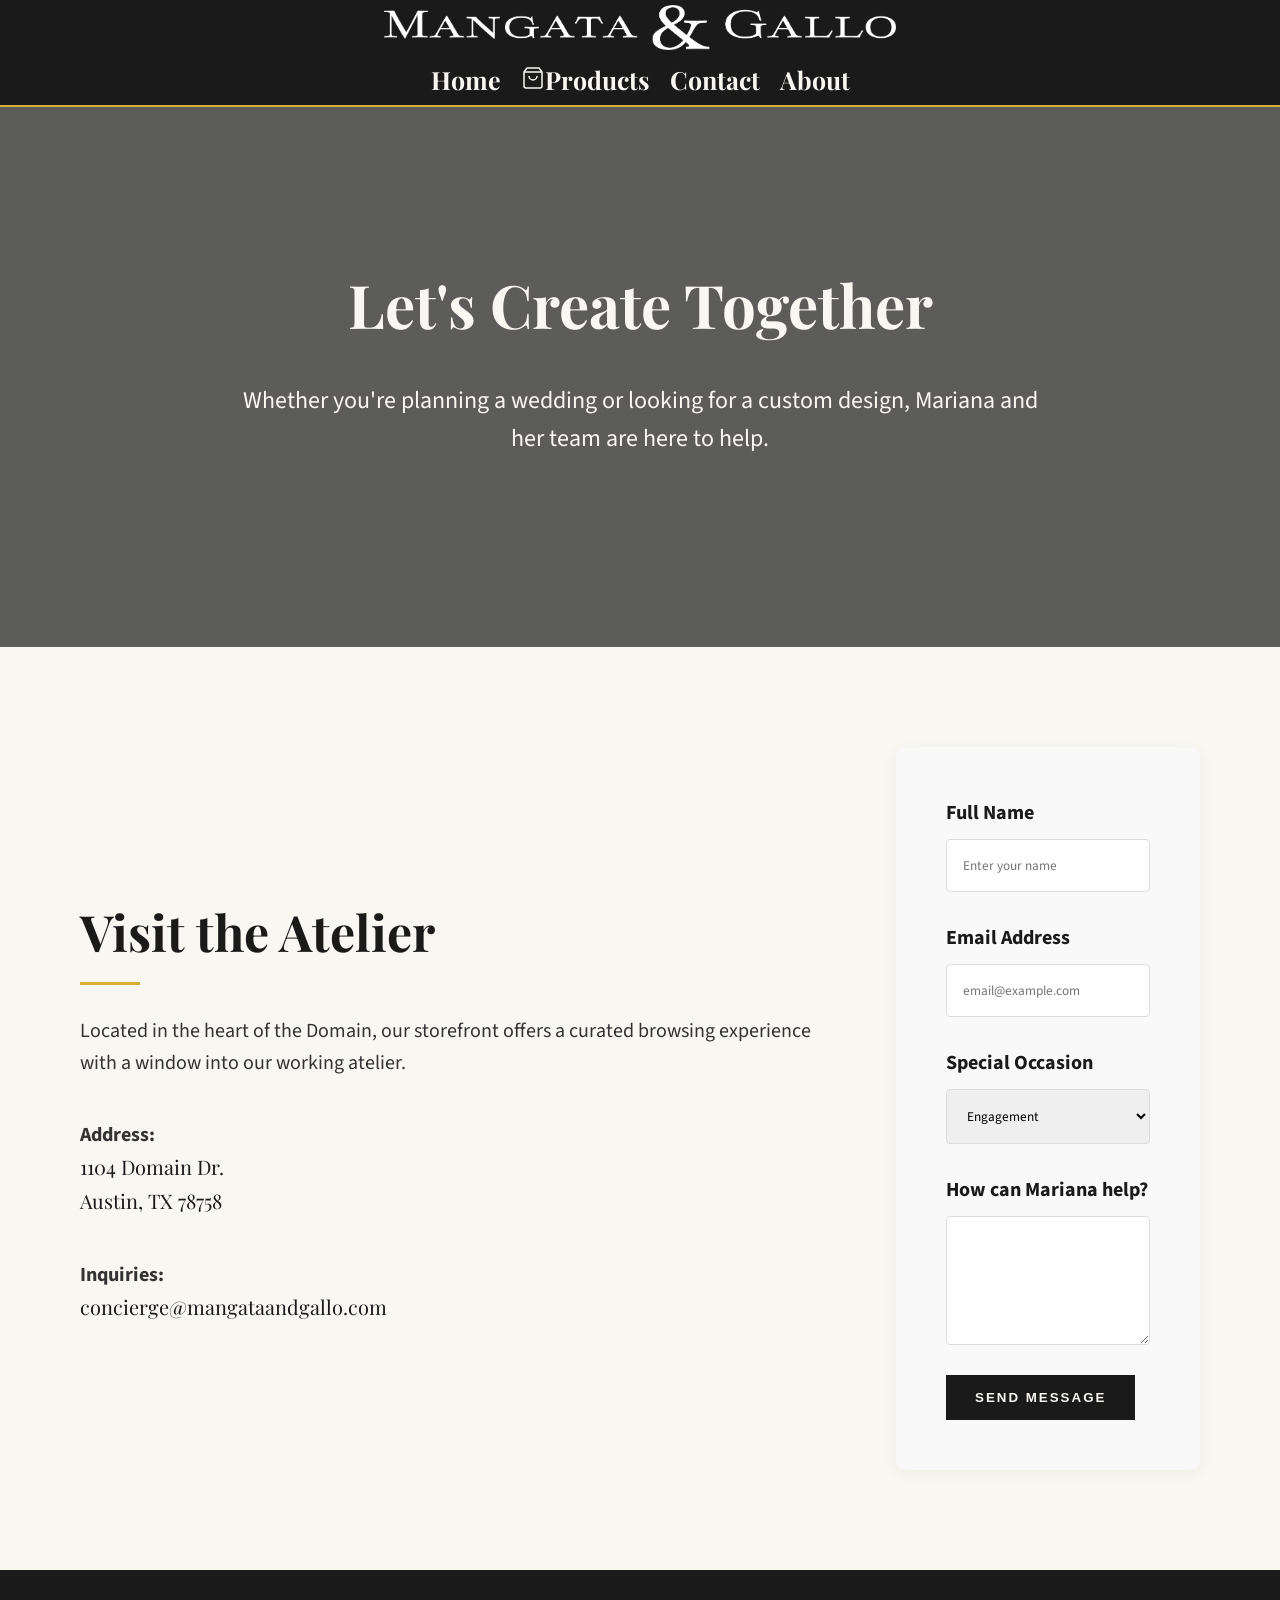
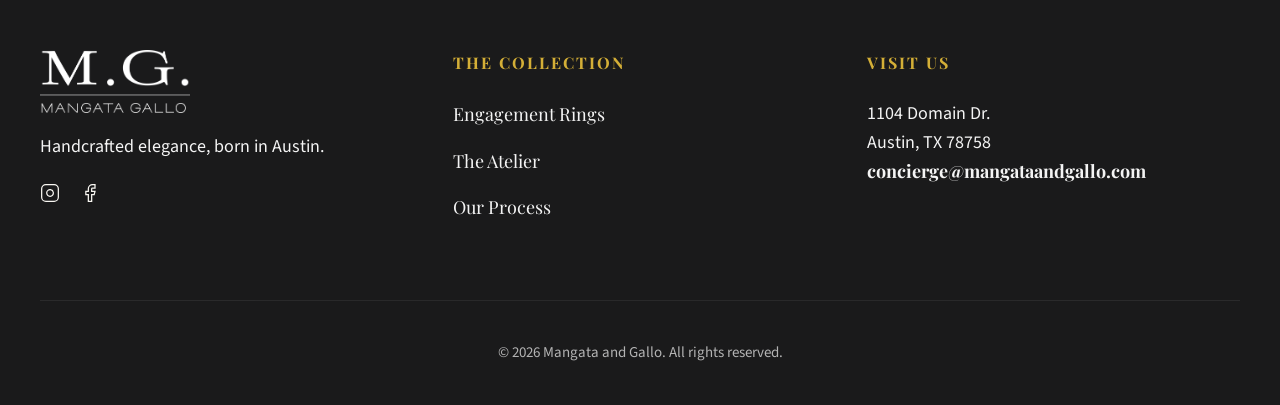
<file: mangata-and-gallo/contact.html>
<!DOCTYPE html>
<html lang="en">

<head>
    <meta charset="UTF-8">
    <meta name="viewport" content="width=device-width, initial-scale=1.0">
    <meta name="author" content="Mafdi Bissada">
    <meta name="description"
        content="Mangata and Gallo is a fictional jewelry store that specializes in special occasions like engagements, weddings and anniversaries.">
    <title>Mangata and Gallo - Luxury Jewelry</title>

    <!--Google fonts - Start -->
    <link rel="preconnect" href="https://fonts.googleapis.com">
    <link rel="preconnect" href="https://fonts.gstatic.com" crossorigin>
    <link
        href="https://fonts.googleapis.com/css2?family=Playfair+Display:ital,wght@0,400;1,700&family=Source+Sans+Pro&display=swap"
        rel="stylesheet">
    <!--Google fonts - End -->

    <link rel="stylesheet" href="css/styles.css">
    <script src="js/script.js" defer></script>
</head>

<body>
    <header>
        <img src="assets/logos/2@3x.png" alt="Mangata and Gallo logo">
        <nav>
            <ul>
                <li><a href="index.html">Home</a></li>
                <li><a href="products.html"><svg class="icon" viewBox="0 0 24 24" fill="none" stroke="currentColor">
                            <path d="M6 2L3 6v14a2 2 0 002 2h14a2 2 0 002-2V6l-3-4H6z"></path>
                            <path d="M3 6h18"></path>
                            <path d="M16 10a4 4 0 01-8 0"></path>
                        </svg>Products</a></li>
                <li><a href="#">Contact</a></li>
                <li><a href="about.html">About</a></li>
            </ul>
        </nav>
    </header>


    <main>
        <section class="about-hero">
            <div class="promo-banner-content">
                <h1 class="promo-banner-title">Let's Create Together</h1>
                <p class="promo-banner-description">
                    Whether you're planning a wedding or looking for a custom design,
                    Mariana and her team are here to help.
                </p>
            </div>
        </section>

        <section class="contact-container content-section">
            <div class="section-container">
                <div class="text-block">
                    <h2>Visit the Atelier</h2>
                    <p>Located in the heart of the Domain, our storefront offers a curated
                        browsing experience with a window into our working atelier.</p>

                    <div class="contact-details">
                        <div class="contact-item">
                            <strong>Address:</strong>
                            <address>
                                <a href="https://goo.gl/maps/example" target="_blank" rel="noopener">
                                    1104 Domain Dr.<br>
                                    Austin, TX 78758
                                </a>
                            </address>
                        </div>
                        <div class="contact-item">
                            <strong>Inquiries:</strong>
                            <p><a href="mailto:concierge@mangataandgallo.com">concierge@mangataandgallo.com</a></p>
                        </div>
                    </div>
                </div>

                <div class="form-block">
                    <form id="contact-form">
                        <div class="form-group">
                            <label for="name">Full Name</label>
                            <input type="text" id="name" name="name" required placeholder="Enter your name">
                        </div>
                        <div class="form-group">
                            <label for="email">Email Address</label>
                            <input type="email" id="email" name="email" required placeholder="email@example.com">
                        </div>
                        <div class="form-group">
                            <label for="subject">Special Occasion</label>
                            <select id="subject" name="subject">
                                <option value="engagement">Engagement</option>
                                <option value="wedding">Wedding</option>
                                <option value="anniversary">Anniversary</option>
                                <option value="custom">Custom Design</option>
                            </select>
                        </div>
                        <div class="form-group">
                            <label for="message">How can Mariana help?</label>
                            <textarea id="message" name="message" rows="5" required></textarea>
                        </div>
                        <button type="submit" class="cta-button">Send Message</button>
                    </form>
                </div>
            </div>
        </section>
    </main>


    <footer class="main-footer">
        <div class="footer-container">
            <div class="footer-brand">
                <img src="assets/logos/1@3x.png" alt="Mangata and Gallo home" class="footer-logo">
                <p class="footer-tagline">Handcrafted elegance, born in Austin.</p>
                <div class="footer-socials">
                    <a href="#" aria-label="Instagram">
                        <svg class="icon" viewBox="0 0 24 24" fill="none" stroke="currentColor">
                            <rect x="2" y="2" width="20" height="20" rx="5" ry="5"></rect>
                            <path d="M16 11.37A4 4 0 1112.63 8 4 4 0 0116 11.37z"></path>
                            <line x1="17.5" y1="6.5" x2="17.51" y2="6.5"></line>
                        </svg>
                    </a>
                    <a href="#" aria-label="Facebook">
                        <svg class="icon" viewBox="0 0 24 24" fill="none" stroke="currentColor">
                            <path d="M18 2h-3a5 5 0 00-5 5v3H7v4h3v8h4v-8h3l1-4h-4V7a1 1 0 011-1h3z"></path>
                        </svg>
                    </a>
                </div>
            </div>
            <nav class="footer-nav" aria-label="Footer Navigation">
                <h2 class="footer-heading">The Collection</h2>
                <ul>
                    <li><a href="products.html">Engagement Rings</a></li>
                    <li><a href="about.html#the-atelier">The Atelier</a></li>
                    <li><a href="about.html#our-process">Our Process</a></li>
                </ul>
            </nav>

            <div class="footer-contact">
                <h2 class="footer-heading">Visit Us</h2>
                <address>
                    1104 Domain Dr.<br>
                    Austin, TX 78758<br>
                    <a href="mailto:concierge@mangataandgallo.com">concierge@mangataandgallo.com</a>
                </address>
            </div>
        </div>

        <div class="footer-bottom">
            <p>&copy; 2026 Mangata and Gallo. All rights reserved.</p>
        </div>
    </footer>

</body>

</html>
</file>
<file: mangata-and-gallo/css/styles.css>
/* ==========================================================================
   1. SETUP: RESETS & VARIABLES
   ========================================================================== */

* {
    margin: 0;
    padding: 0;
    box-sizing: border-box;
}

:root {
    /* Carbon Black */
    --color-primary: #1A1A1B;

    /* Champagne Gold */
    --color-accent: #D4AF37;

    /* Ivory Silk */
    --color-bg: #F9F7F2;

    /* Deep Slate */
    --color-text: #333;

    /* Silver Mist */
    --color-border: #E0E0E0;

    /* Layout Variables */
    --header-height: 120px;
}

/* ==========================================================================
   2. BASE ELEMENTS & TYPOGRAPHY
   ========================================================================== */

html {
    font-size: 20px;
}

body {
    background-color: var(--color-bg);
    color: var(--color-text);
    font-family: 'Source Sans Pro', sans-serif;
    line-height: 1.6;
}

h1, h2, h3 {
    font-family: 'Playfair Display', serif;
    color: var(--color-primary);
}

a {
    font-family: 'Playfair Display', serif;
    color: var(--color-primary);
    text-decoration: none;
    transition: color 0.3s ease;
}

img {
    width: 100%;

    /* Removes bottom whitespace in containers */
    display: block;
}

/* ==========================================================================
   3. SHARED COMPONENTS (Buttons, Icons, etc.)
   ========================================================================== */

.icon {
    width: 24px;
    height: 24px;
    stroke-width: 1.5px;
    transition: stroke 0.3s ease;
}

.icon:hover {
    stroke: var(--color-accent);
}

.cta-button {
    text-transform: uppercase;
    letter-spacing: 2px;
    font-weight: 600;
    background-color: var(--color-primary);
    color: var(--color-bg);
    padding: 14px 28px;
    display: inline-block;
    transition: all 0.3s ease;
    border: 1px solid var(--color-primary);
}

.cta-button:hover {
    background-color: transparent;
    color: var(--color-primary);
}

/* ==========================================================================
   4. LAYOUT: HEADER & NAVIGATION
   ========================================================================== */

header {
    position: sticky;
    top: 0;
    z-index: 1000;
    background-color: var(--color-primary);
    display: flex;
    flex-direction: column;
    border-bottom: 2px solid var(--color-accent);
    transition: transform 0.4s ease-in-out;
}

header img {
    width: 40%;
    margin: 0.25rem auto;
    filter: invert(1);
}

header ul {
    display: flex;
    list-style: none;
    gap: 0.5rem;
    width: max-content;
    margin: auto;
}

header ul a {
    font-weight: bold;
    font-size: 1.25rem;
    padding: 0.25rem;
    display: block;
    color: var(--color-bg);
}

header ul a:hover {
    color: var(--color-accent);
}

/* ==========================================================================
   5. CONTENT: PROMO BANNER
   ========================================================================== */

.promo-banner, .about-hero {
    width: 100%;
    min-height: 60vh;
    display: flex;
    align-items: center;
    justify-content: center;
    text-align: center;
    background:
        linear-gradient(#1a1a1b99, #1a1a1b99),
        url('https://images.unsplash.com/photo-1599708978061-501091150ec9?auto=format&fit=crop&q=80&w=1600');
    background-size: cover;
    background-position: center;
    background-attachment: fixed;
    color: var(--color-bg);
    padding: 2rem;
}

.about-hero {
    background:
        linear-gradient(#1a1a1bb3, #1a1a1bb3),
        url('https://images.unsplash.com/photo-1515562141207-7a88fb7ce338?auto=format&fit=crop&q=80&w=1600');
}

.promo-banner a:hover {
    background-color: var(--color-accent);
}

.promo-banner-content {
    max-width: 800px;
}

.promo-banner-subtitle {
    text-transform: uppercase;
    letter-spacing: 4px;
    font-size: 0.8rem;
    color: var(--color-accent);
    display: block;
    margin-bottom: 1rem;
}

.promo-banner-title {
    color: var(--color-bg);
    font-size: 3rem;
    margin-bottom: 1.5rem;
}

.promo-banner-description {
    font-size: 1.2rem;
    margin-bottom: 2rem;
}

/* ==========================================================================
   6. CONTENT: PRODUCT GRID & CARDS
   ========================================================================== */

.products-grid {
    display: grid;
    grid-template-columns: repeat(auto-fit, minmax(300px, 1fr));
    gap: 1.5rem;
    margin: 2rem auto;
    max-width: 1200px;
    width: 90%;
}

.products-grid h2 {
    grid-column: 1 / -1;
    text-align: center;
    margin-bottom: 1rem;
}

.product-card {
    display: flex;
    flex-direction: column;
    background-color: var(--color-bg);
    border: 1px solid var(--color-border);
    padding: 1.5rem;
    transition: transform 0.3s ease;
}

.product-card:hover {
    transform: translateY(-5px);
    box-shadow: 0 10px 20px #0000000d;
}

.product-image {
    width: 100%;
    aspect-ratio: 1 / 1;
    object-fit: cover;
}

.product-card-content {
    padding-top: 1rem;
    text-align: center;
}

.product-card-title {
    font-size: 1.5rem;
}

.product-card-description {
    font-size: 0.9rem;
    color: var(--color-text);
}

.product-card-price {
    font-weight: bold;
    color: var(--color-accent);
    font-size: 1.2rem;
    margin: 0.5rem;
}

/* ==========================================================================
   7. LAYOUT: FOOTER
   ========================================================================== */

.main-footer {
    background-color: var(--color-primary);
    color: #f4f4f4;
    padding: 4rem 2rem 2rem;
    font-size: 0.9rem;
}

.footer-container {
    max-width: 1200px;
    margin: 0 auto;
    display: flex;
    flex-wrap: wrap;
    justify-content: space-between;
    gap: 2rem;
}

.footer-brand, .footer-nav, .footer-contact {
    flex: 1 1 250px;
}

.footer-logo {
    max-width: 150px;
    margin-bottom: 1rem;
    filter: brightness(0) invert(1);
}

.footer-heading {
    color: var(--color-accent);
    text-transform: uppercase;
    letter-spacing: 2px;
    margin-bottom: 1.2rem;
    font-size: 0.8rem;
}

.footer-nav ul {
    list-style: none;
    padding: 0;
}

.footer-nav li {
    margin-bottom: 0.8rem;
}

.footer-nav a {
    color: inherit;
    transition: color 0.3s ease;
}

.footer-nav a:hover, .footer-contact a:hover {
    color: var(--color-accent);
}

.footer-contact a {
    color: inherit;
    font-weight: bold;
}

.footer-socials {
    margin-top: 1rem;
    display: flex;
    gap: 1rem;
}

.footer-socials .icon {
    stroke: var(--color-bg);
    width: 20px;
    height: 20px;
}

.footer-socials .icon:hover {
    stroke: var(--color-accent);
}

address {
    font-style: normal;
    line-height: 1.6;
}

.footer-bottom {
    text-align: center;
    margin-top: 3rem;
    padding-top: 2rem;
    border-top: 1px solid #f4f4f41a;
    font-size: 0.75rem;
    opacity: 0.7;
}

/* ==========================================================================
   8. UTILITIES & STATE
   ========================================================================== */

.header-hidden {
    transform: translateY(-100%);
}

/* ==========================================================================
   9. ABOUT PAGE SPECIFICS
   ========================================================================== */

.content-section {
    padding: 5rem 2rem;
    max-width: 1200px;
    margin: 0 auto;
}

.section-container {
    display: flex;
    align-items: center;
    gap: 4rem;
    flex-wrap: wrap;
}

.content-section.reverse .section-container {
    flex-direction: row-reverse;
}

.text-block, .image-block {
    flex: 1 1 400px;
}

.text-block h2 {
    font-size: 2.5rem;
    margin-bottom: 1.5rem;
    position: relative;
}

.text-block h2::after {
    content: '';
    display: block;
    width: 60px;
    height: 3px;
    background-color: var(--color-accent);
    margin-top: 0.5rem;
}

.process-list {
    list-style: none;
    padding: 0;
    margin-top: 2rem;
}

.process-list li {
    margin-bottom: 1rem;
    padding-left: 1.5rem;
    border-left: 2px solid var(--color-accent);
}

/* ==========================================================================
   10. CONTACT PAGE STYLING
   ========================================================================== */

.form-block {
    background: #f9f9f9;
    padding: 2.5rem;
    border-radius: 8px;
    box-shadow: 0 4px 15px #0000000d;
}

.form-group {
    margin-bottom: 1.5rem;
    display: flex;
    flex-direction: column;
    text-align: left;
}

.form-group label {
    font-weight: bold;
    margin-bottom: 0.5rem;
    color: var(--color-primary);
}

.form-group input,
.form-group select,
.form-group textarea {
    padding: 0.8rem;
    border: 1px solid #ddd;
    border-radius: 4px;
    font-family: inherit;
}

.contact-item {
    margin-top: 2rem;
}

.contact-item address a {
    color: var(--color-primary);
    text-decoration: none;
    line-height: 1.6;
}

/* ==========================================================================
   11. RESPONSIVE QUERIES
   ========================================================================== */

@media screen and (max-width: 1024px) {
    html {
        font-size: 18px;
    }
}

@media screen and (max-width: 768px) {
    html {
        font-size: 16px;
    }

    header img, footer img {
        width: 60%;
    }
}
</file>
